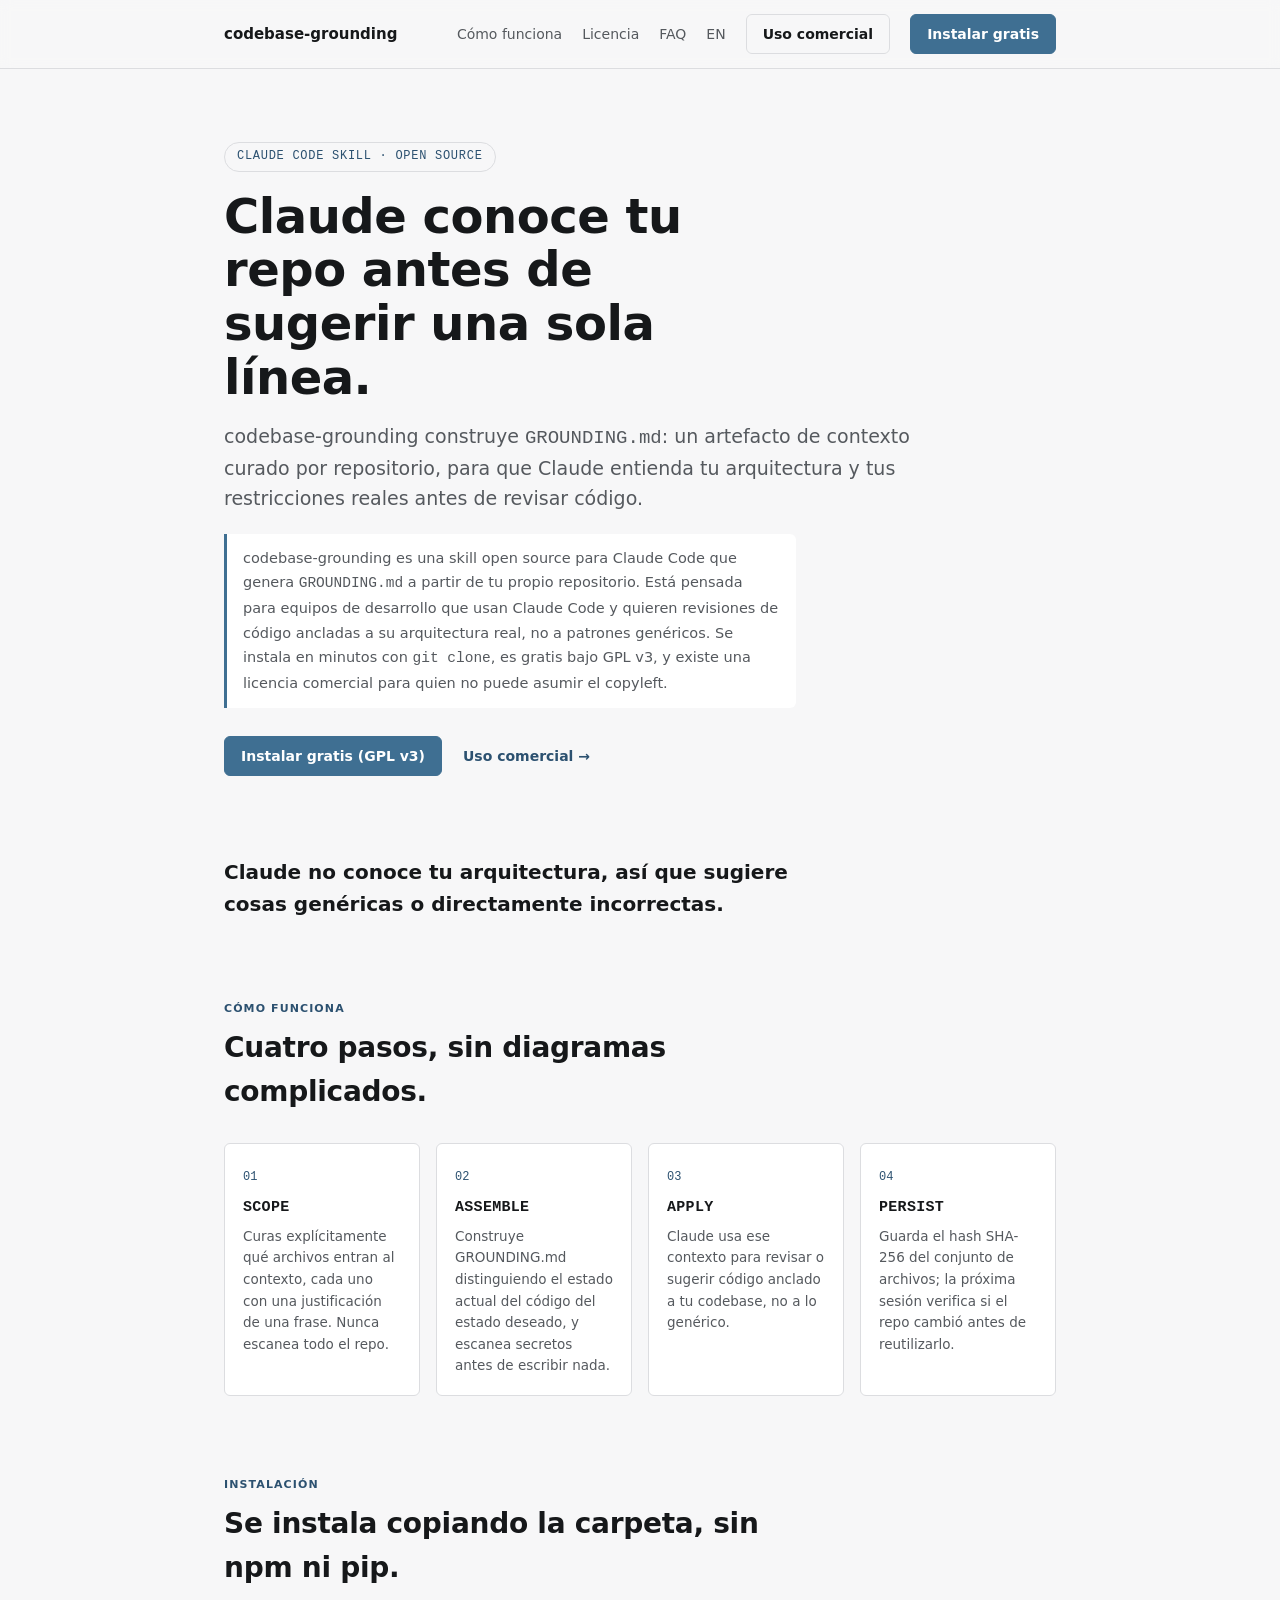
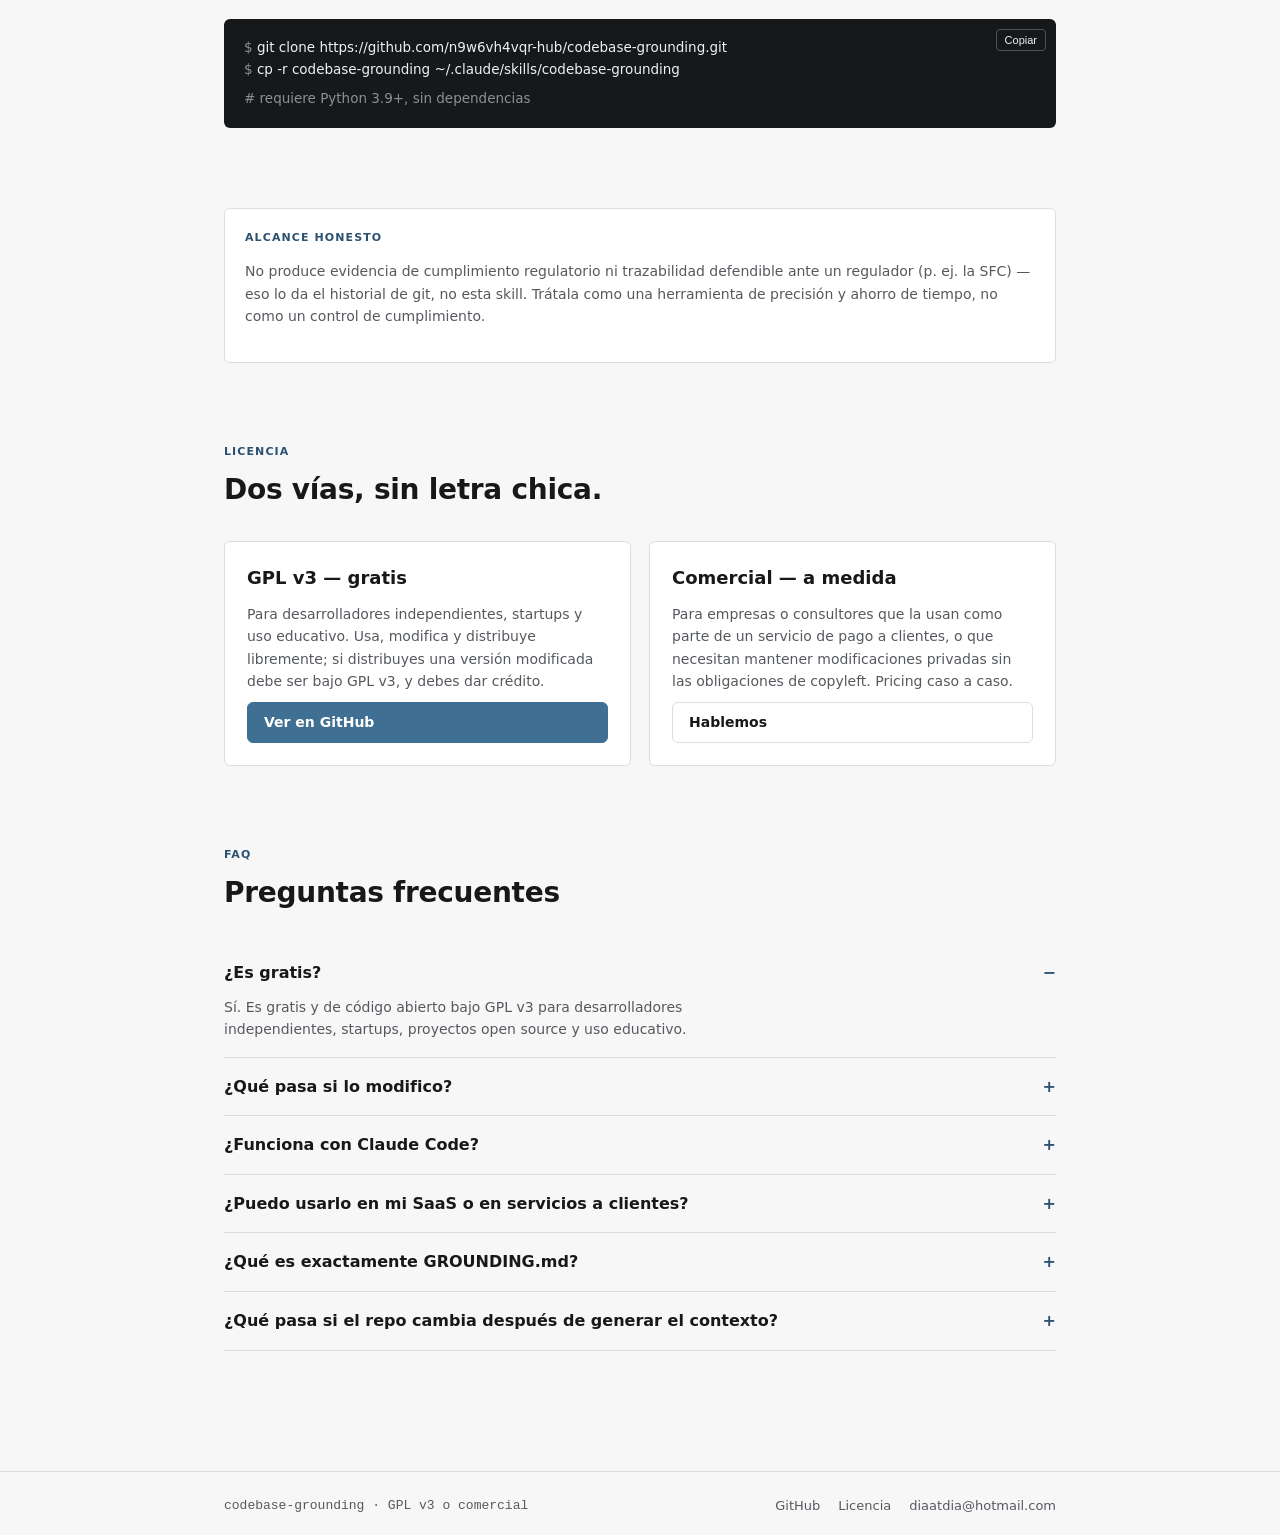
<file: docs/index.html>
<!DOCTYPE html>
<html lang="es">
<head>
<meta charset="utf-8">
<meta name="viewport" content="width=device-width, initial-scale=1">
<title>codebase-grounding — Contexto curado de tu repositorio para Claude Code (GROUNDING.md)</title>
<meta name="description" content="codebase-grounding es una skill open source para Claude Code que construye GROUNDING.md: contexto curado de arquitectura, patrones y restricciones reales de tu repositorio, para que Claude deje de sugerir código genérico. Gratis bajo GPL v3, con licencia comercial disponible.">
<link rel="canonical" href="https://n9w6vh4vqr-hub.github.io/codebase-grounding/">
<link rel="alternate" hreflang="es" href="https://n9w6vh4vqr-hub.github.io/codebase-grounding/">
<link rel="alternate" hreflang="en" href="https://n9w6vh4vqr-hub.github.io/codebase-grounding/en/">
<link rel="alternate" hreflang="x-default" href="https://n9w6vh4vqr-hub.github.io/codebase-grounding/">
<meta property="og:title" content="codebase-grounding — contexto curado de repositorio para Claude Code">
<meta property="og:description" content="Construye GROUNDING.md para que Claude revise código contra tu arquitectura real, no contra patrones genéricos. Gratis (GPL v3) o licencia comercial.">
<meta property="og:type" content="website">
<meta property="og:url" content="https://n9w6vh4vqr-hub.github.io/codebase-grounding/">
<meta name="twitter:card" content="summary_large_image">
<meta name="twitter:title" content="codebase-grounding — contexto curado de repositorio para Claude Code">
<meta name="twitter:description" content="Skill open source de Claude Code: construye GROUNDING.md con arquitectura, patrones y restricciones reales, para revisiones de código ancladas al repo, no genéricas.">
<link rel="stylesheet" href="assets/style.css">
<script type="application/ld+json">
{
  "@context": "https://schema.org",
  "@type": "SoftwareApplication",
  "name": "codebase-grounding",
  "applicationCategory": "DeveloperApplication",
  "operatingSystem": "Any",
  "description": "An open-source Claude Code skill that builds GROUNDING.md, a curated per-repository context artifact covering architecture, patterns and compliance constraints, so Claude reviews code against the real codebase instead of generic patterns.",
  "url": "https://github.com/n9w6vh4vqr-hub/codebase-grounding",
  "license": "https://www.gnu.org/licenses/gpl-3.0.html",
  "offers": [
    {"@type": "Offer", "name": "Open source", "price": "0", "priceCurrency": "USD", "description": "Free under GPL v3 for open use."},
    {"@type": "Offer", "name": "Commercial license", "description": "Case-by-case pricing for companies integrating codebase-grounding into a product or service without GPL v3 copyleft obligations."}
  ]
}
</script>
<script type="application/ld+json">
{
  "@context": "https://schema.org",
  "@type": "FAQPage",
  "mainEntity": [
    {"@type": "Question", "name": "¿Es gratis?", "acceptedAnswer": {"@type": "Answer", "text": "Sí. Es gratis y de código abierto bajo GPL v3 para desarrolladores independientes, startups, proyectos open source y uso educativo."}},
    {"@type": "Question", "name": "¿Qué pasa si lo modifico?", "acceptedAnswer": {"@type": "Answer", "text": "Puedes modificar y distribuir libremente. Si compartes públicamente una versión modificada, debe ir bajo GPL v3, y debes dar crédito. Si esa obligación no te sirve, la licencia comercial la elimina."}},
    {"@type": "Question", "name": "¿Funciona con Claude Code?", "acceptedAnswer": {"@type": "Answer", "text": "Sí, es una skill de Claude Code / Claude, no un paquete de npm ni pip. Se invoca en lenguaje natural dentro de la sesión; el CLI incluido solo requiere Python 3.9+, sin dependencias."}},
    {"@type": "Question", "name": "¿Puedo usarlo en mi SaaS o en servicios a clientes?", "acceptedAnswer": {"@type": "Answer", "text": "Bajo GPL v3, sí, aceptando el copyleft. Si la usas como parte de un servicio de pago a clientes o necesitas mantener modificaciones privadas, la licencia comercial es la vía."}},
    {"@type": "Question", "name": "¿Qué es exactamente GROUNDING.md?", "acceptedAnswer": {"@type": "Answer", "text": "Un artefacto de contexto curado que vive en la raíz del repositorio que describe: arquitectura real, patrones y restricciones, con lista blanca de archivos y hash de vigencia. Nunca transfiere contexto entre proyectos."}},
    {"@type": "Question", "name": "¿Qué pasa si el repo cambia después de generar el contexto?", "acceptedAnswer": {"@type": "Answer", "text": "Cada GROUNDING.md guarda el hash del conjunto de archivos incluidos. Al reutilizarlo, se recalcula y avisa si el repo cambió — sin aceptar a ciegas un contexto desactualizado."}}
  ]
}
</script>
</head>
<body>

<header class="site">
  <nav class="site">
    <a class="brand" href="/codebase-grounding/">codebase-grounding</a>
    <a class="link" href="#how">Cómo funciona</a>
    <a class="link" href="#license">Licencia</a>
    <a class="link" href="#faq">FAQ</a>
    <a class="link" href="/codebase-grounding/en/">EN</a>
    <a class="btn" href="#license">Uso comercial</a>
    <a class="btn btn-primary" href="https://github.com/n9w6vh4vqr-hub/codebase-grounding" target="_blank" rel="noopener">Instalar gratis</a>
  </nav>
</header>

<main>
  <div class="wrap">
    <section class="hero">
      <span class="eyebrow">Claude Code skill · open source</span>
      <h1>Claude conoce tu repo antes de sugerir una sola línea.</h1>
      <p class="subtitle">codebase-grounding construye <code>GROUNDING.md</code>: un artefacto de contexto curado por repositorio, para que Claude entienda tu arquitectura y tus restricciones reales antes de revisar código.</p>
      <p class="summary">codebase-grounding es una skill open source para Claude Code que genera <code>GROUNDING.md</code> a partir de tu propio repositorio. Está pensada para equipos de desarrollo que usan Claude Code y quieren revisiones de código ancladas a su arquitectura real, no a patrones genéricos. Se instala en minutos con <code>git clone</code>, es gratis bajo GPL v3, y existe una licencia comercial para quien no puede asumir el copyleft.</p>
      <div class="cta-row">
        <a class="btn btn-primary" href="https://github.com/n9w6vh4vqr-hub/codebase-grounding" target="_blank" rel="noopener">Instalar gratis (GPL v3)</a>
        <a class="btn btn-ghost" href="#license">Uso comercial →</a>
      </div>
    </section>

    <section>
      <p class="problem-line">Claude no conoce tu arquitectura, así que sugiere cosas genéricas o directamente incorrectas.</p>
    </section>

    <section id="how">
      <h6 class="kicker">Cómo funciona</h6>
      <h2>Cuatro pasos, sin diagramas complicados.</h2>
      <div class="steps">
        <div class="step">
          <span class="num">01</span>
          <h3>SCOPE</h3>
          <p>Curas explícitamente qué archivos entran al contexto, cada uno con una justificación de una frase. Nunca escanea todo el repo.</p>
        </div>
        <div class="step">
          <span class="num">02</span>
          <h3>ASSEMBLE</h3>
          <p>Construye GROUNDING.md distinguiendo el estado actual del código del estado deseado, y escanea secretos antes de escribir nada.</p>
        </div>
        <div class="step">
          <span class="num">03</span>
          <h3>APPLY</h3>
          <p>Claude usa ese contexto para revisar o sugerir código anclado a tu codebase, no a lo genérico.</p>
        </div>
        <div class="step">
          <span class="num">04</span>
          <h3>PERSIST</h3>
          <p>Guarda el hash SHA-256 del conjunto de archivos; la próxima sesión verifica si el repo cambió antes de reutilizarlo.</p>
        </div>
      </div>
    </section>

    <section>
      <h6 class="kicker">Instalación</h6>
      <h2>Se instala copiando la carpeta, sin npm ni pip.</h2>
      <div class="code-block">
        <button class="copy-btn" id="copy-install" type="button" aria-label="Copiar comandos">Copiar</button>
        <div><span class="prompt">$</span> git clone https://github.com/n9w6vh4vqr-hub/codebase-grounding.git</div>
        <div><span class="prompt">$</span> cp -r codebase-grounding ~/.claude/skills/codebase-grounding</div>
        <div class="comment"># requiere Python 3.9+, sin dependencias</div>
      </div>
    </section>

    <section>
      <div class="scope-card">
        <h6 class="kicker">Alcance honesto</h6>
        <p>No produce evidencia de cumplimiento regulatorio ni trazabilidad defendible ante un regulador (p. ej. la SFC) — eso lo da el historial de git, no esta skill. Trátala como una herramienta de precisión y ahorro de tiempo, no como un control de cumplimiento.</p>
      </div>
    </section>

    <section id="license">
      <h6 class="kicker">Licencia</h6>
      <h2>Dos vías, sin letra chica.</h2>
      <div class="license-grid">
        <div class="license-card">
          <h3>GPL v3 — gratis</h3>
          <p>Para desarrolladores independientes, startups y uso educativo. Usa, modifica y distribuye libremente; si distribuyes una versión modificada debe ser bajo GPL v3, y debes dar crédito.</p>
          <a class="btn btn-primary" href="https://github.com/n9w6vh4vqr-hub/codebase-grounding" target="_blank" rel="noopener">Ver en GitHub</a>
        </div>
        <div class="license-card">
          <h3>Comercial — a medida</h3>
          <p>Para empresas o consultores que la usan como parte de un servicio de pago a clientes, o que necesitan mantener modificaciones privadas sin las obligaciones de copyleft. Pricing caso a caso.</p>
          <a class="btn" href="mailto:diaatdia@hotmail.com?subject=codebase-grounding%20licencia%20comercial">Hablemos</a>
        </div>
      </div>
    </section>

    <section id="faq">
      <h6 class="kicker">FAQ</h6>
      <h2>Preguntas frecuentes</h2>

      <details class="faq-item" open>
        <summary>¿Es gratis?</summary>
        <p>Sí. Es gratis y de código abierto bajo GPL v3 para desarrolladores independientes, startups, proyectos open source y uso educativo.</p>
      </details>
      <details class="faq-item">
        <summary>¿Qué pasa si lo modifico?</summary>
        <p>Puedes modificar y distribuir libremente. Si compartes públicamente una versión modificada, debe ir bajo GPL v3, y debes dar crédito. Si esa obligación no te sirve, la licencia comercial la elimina.</p>
      </details>
      <details class="faq-item">
        <summary>¿Funciona con Claude Code?</summary>
        <p>Sí, es una skill de Claude Code / Claude, no un paquete de npm ni pip. Se invoca en lenguaje natural dentro de la sesión; el CLI incluido solo requiere Python 3.9+, sin dependencias.</p>
      </details>
      <details class="faq-item">
        <summary>¿Puedo usarlo en mi SaaS o en servicios a clientes?</summary>
        <p>Bajo GPL v3, sí, aceptando el copyleft. Si la usas como parte de un servicio de pago a clientes o necesitas mantener modificaciones privadas, la licencia comercial es la vía.</p>
      </details>
      <details class="faq-item">
        <summary>¿Qué es exactamente GROUNDING.md?</summary>
        <p>Un artefacto de contexto curado que vive en la raíz del repositorio que describe: arquitectura real, patrones y restricciones, con lista blanca de archivos y hash de vigencia. Nunca transfiere contexto entre proyectos.</p>
      </details>
      <details class="faq-item">
        <summary>¿Qué pasa si el repo cambia después de generar el contexto?</summary>
        <p>Cada GROUNDING.md guarda el hash del conjunto de archivos incluidos. Al reutilizarlo, se recalcula y avisa si el repo cambió — sin aceptar a ciegas un contexto desactualizado.</p>
      </details>
    </section>
  </div>
</main>

<footer class="site">
  <div class="wrap">
    <span class="mono">codebase-grounding · GPL v3 o comercial</span>
    <div class="links">
      <a href="https://github.com/n9w6vh4vqr-hub/codebase-grounding" target="_blank" rel="noopener">GitHub</a>
      <a href="https://www.gnu.org/licenses/gpl-3.0.html" target="_blank" rel="noopener">Licencia</a>
      <a href="mailto:diaatdia@hotmail.com">diaatdia@hotmail.com</a>
    </div>
  </div>
</footer>

<script src="assets/copy.js"></script>
</body>
</html>
</file>
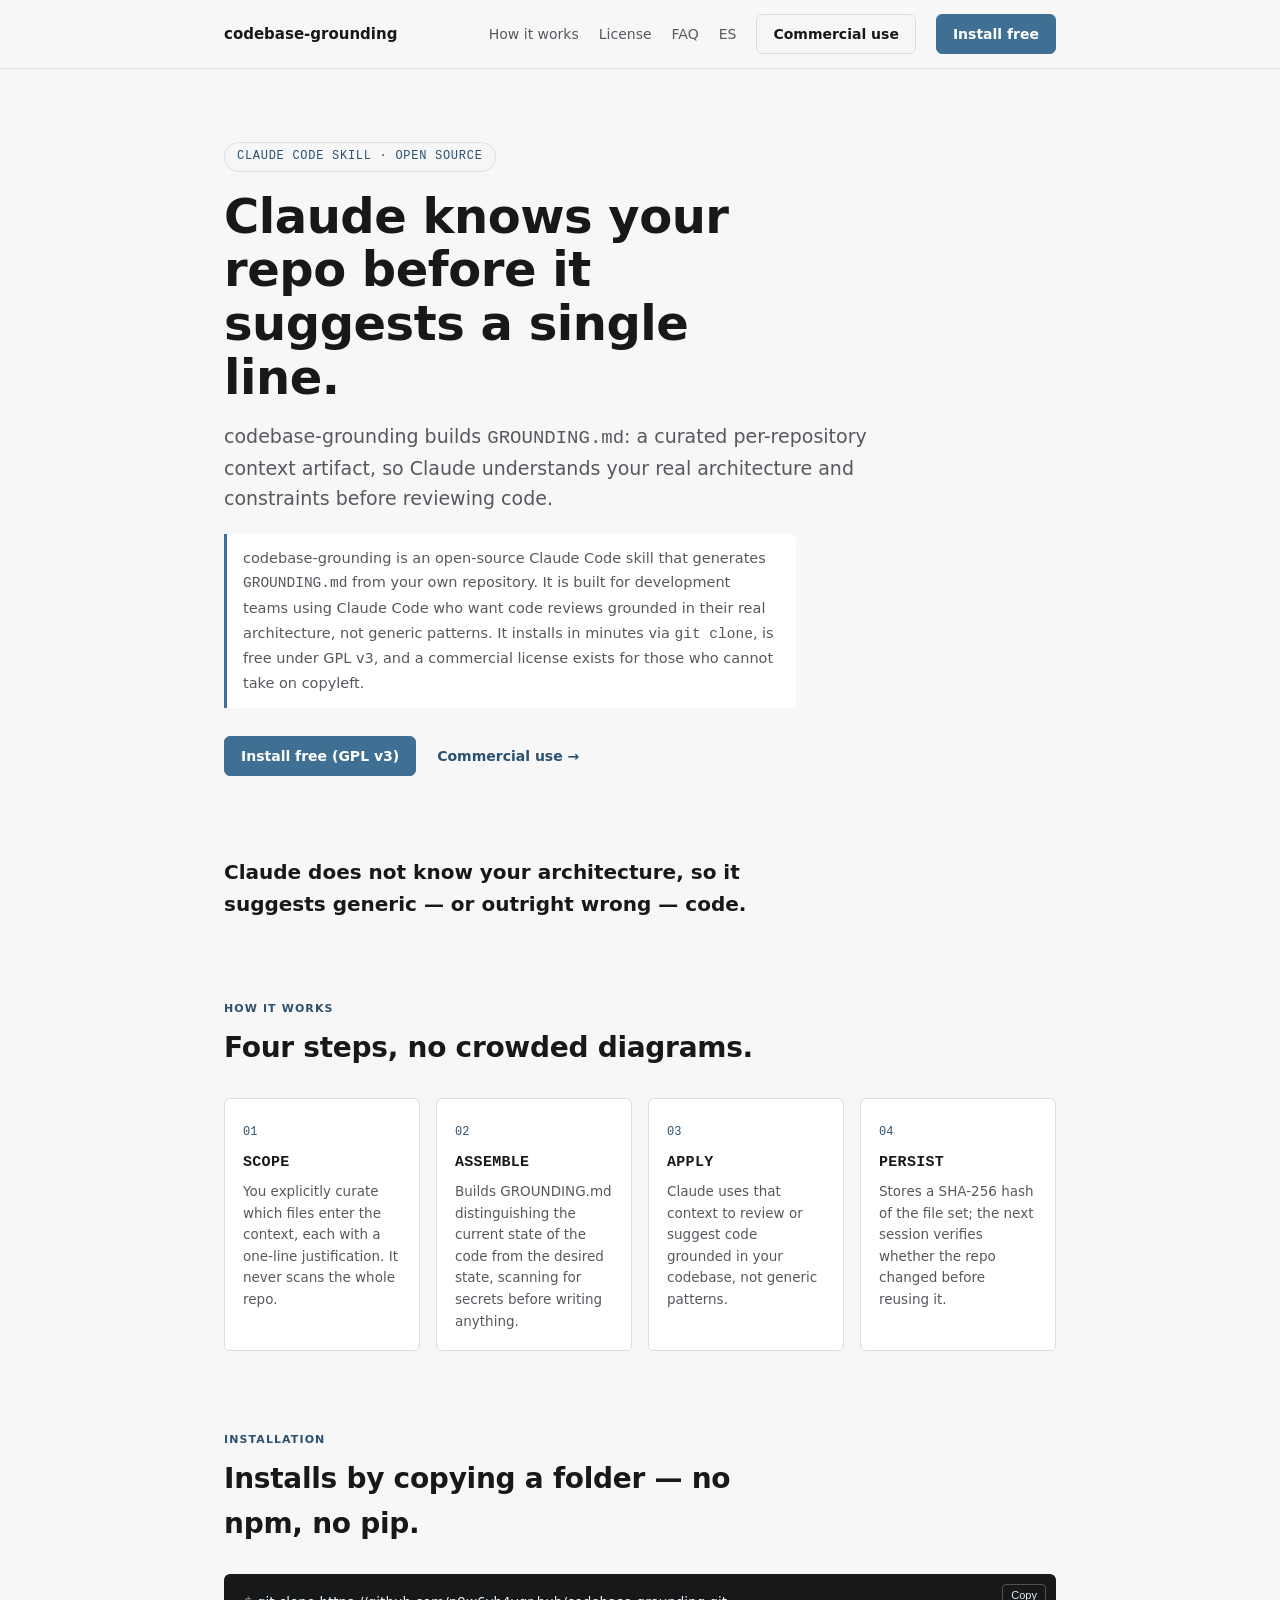
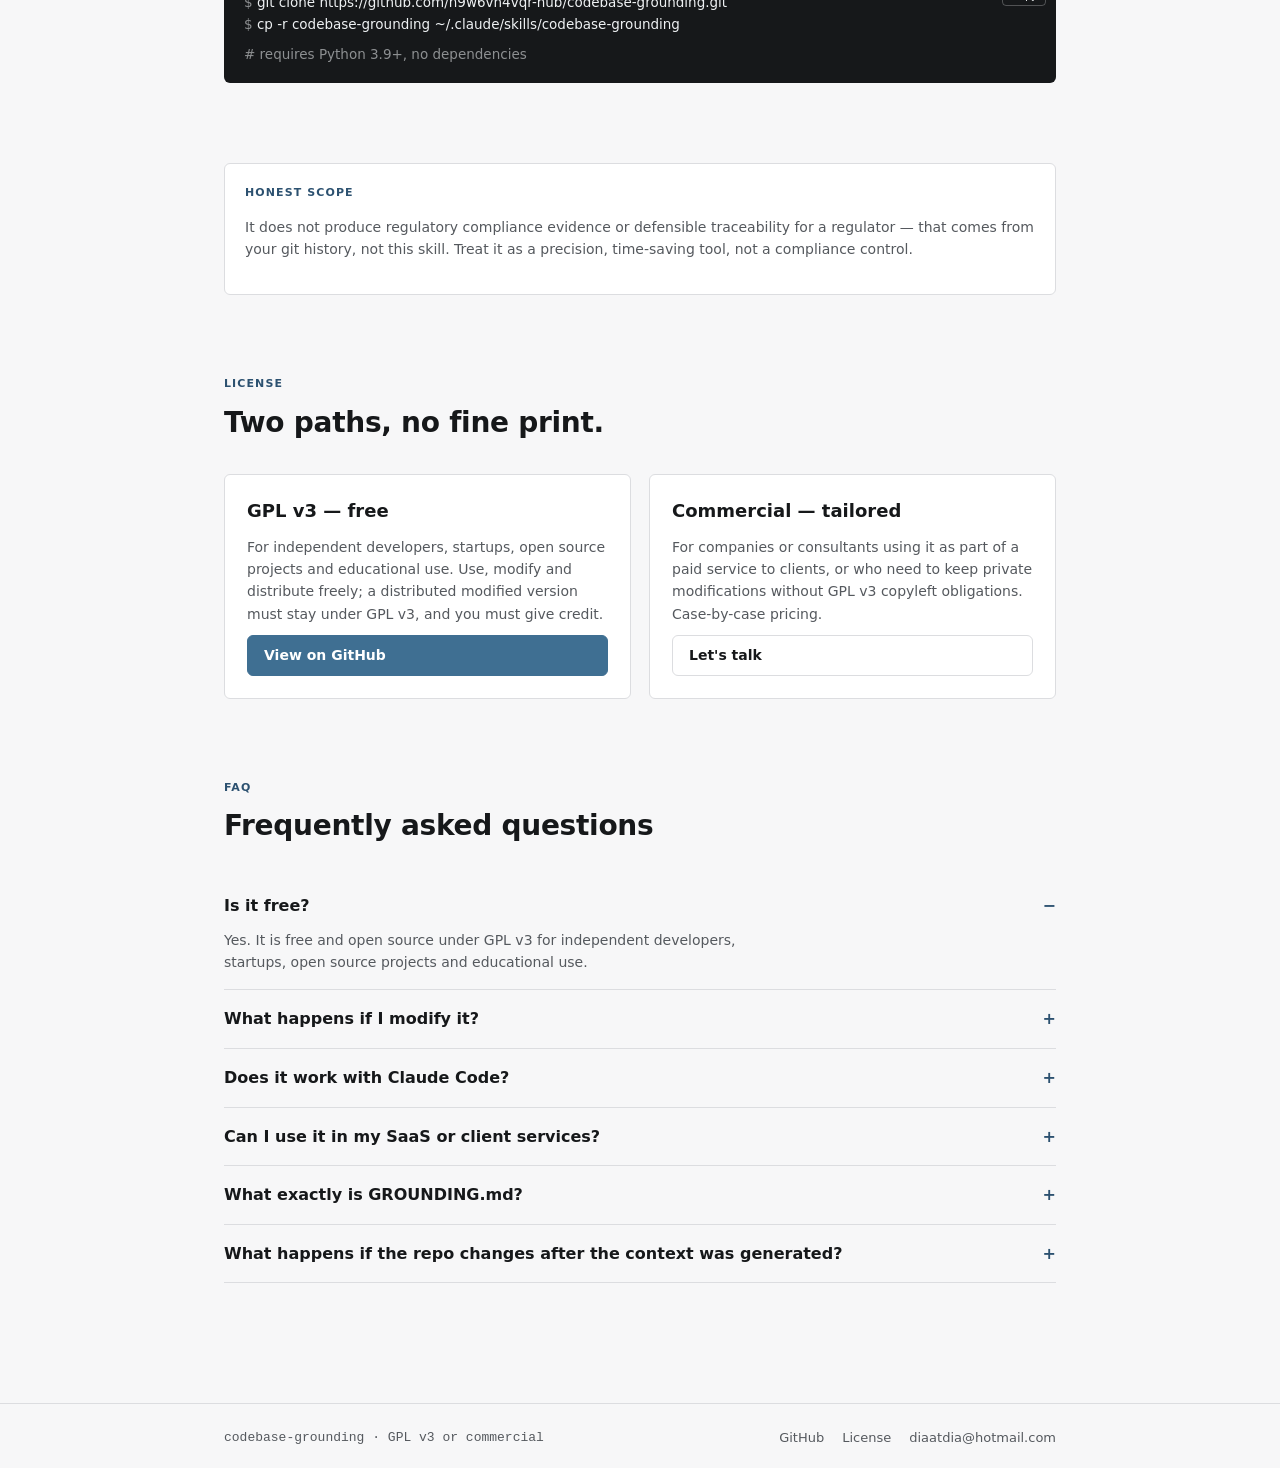
<file: docs/en/index.html>
<!DOCTYPE html>
<html lang="en">
<head>
<meta charset="utf-8">
<meta name="viewport" content="width=device-width, initial-scale=1">
<title>codebase-grounding — Curated codebase context for Claude Code (GROUNDING.md)</title>
<meta name="description" content="codebase-grounding is an open-source Claude Code skill that builds GROUNDING.md, a curated context artifact so Claude understands your real architecture, patterns and constraints before it reviews code. Free under GPL v3, commercial licensing available.">
<link rel="canonical" href="https://n9w6vh4vqr-hub.github.io/codebase-grounding/en/">
<link rel="alternate" hreflang="es" href="https://n9w6vh4vqr-hub.github.io/codebase-grounding/">
<link rel="alternate" hreflang="en" href="https://n9w6vh4vqr-hub.github.io/codebase-grounding/en/">
<link rel="alternate" hreflang="x-default" href="https://n9w6vh4vqr-hub.github.io/codebase-grounding/">
<meta property="og:title" content="codebase-grounding — curated codebase context for Claude Code">
<meta property="og:description" content="Builds GROUNDING.md so Claude reviews code against your real architecture, not generic patterns. Free (GPL v3) or commercial license.">
<meta property="og:type" content="website">
<meta property="og:url" content="https://n9w6vh4vqr-hub.github.io/codebase-grounding/en/">
<meta name="twitter:card" content="summary_large_image">
<meta name="twitter:title" content="codebase-grounding — curated codebase context for Claude Code">
<meta name="twitter:description" content="An open-source Claude Code skill that builds GROUNDING.md: curated architecture, patterns and constraints, so reviews stop being generic.">
<link rel="stylesheet" href="../assets/style.css">
<script type="application/ld+json">
{
  "@context": "https://schema.org",
  "@type": "SoftwareApplication",
  "name": "codebase-grounding",
  "applicationCategory": "DeveloperApplication",
  "operatingSystem": "Any",
  "description": "An open-source Claude Code skill that builds GROUNDING.md, a curated per-repository context artifact covering architecture, patterns and compliance constraints, so Claude reviews code against the real codebase instead of generic patterns.",
  "url": "https://github.com/n9w6vh4vqr-hub/codebase-grounding",
  "license": "https://www.gnu.org/licenses/gpl-3.0.html",
  "offers": [
    {"@type": "Offer", "name": "Open source", "price": "0", "priceCurrency": "USD", "description": "Free under GPL v3 for open use."},
    {"@type": "Offer", "name": "Commercial license", "description": "Case-by-case pricing for companies integrating codebase-grounding into a product or service without GPL v3 copyleft obligations."}
  ]
}
</script>
<script type="application/ld+json">
{
  "@context": "https://schema.org",
  "@type": "FAQPage",
  "mainEntity": [
    {"@type": "Question", "name": "Is codebase-grounding free?", "acceptedAnswer": {"@type": "Answer", "text": "Yes. It is free and open source under GPL v3. You can install and use it with no cost and no paywall."}},
    {"@type": "Question", "name": "What happens if I modify it?", "acceptedAnswer": {"@type": "Answer", "text": "Under GPL v3, modifications you distribute must also be shared under GPL v3. If that copyleft obligation does not work for your product or service, a commercial license removes it."}},
    {"@type": "Question", "name": "Does it work with Claude Code?", "acceptedAnswer": {"@type": "Answer", "text": "Yes, it is built as a Claude Code skill. It runs inside your existing Claude Code workflow and produces a GROUNDING.md file in your repository."}},
    {"@type": "Question", "name": "Can I use it inside my own SaaS product?", "acceptedAnswer": {"@type": "Answer", "text": "Yes, under GPL v3 as long as you accept its copyleft terms. If you want to embed it in a closed-source product or service, use the commercial license instead."}},
    {"@type": "Question", "name": "What exactly is GROUNDING.md?", "acceptedAnswer": {"@type": "Answer", "text": "A curated context artifact that lives at the root of the repository it describes: real architecture, patterns and constraints, with a file whitelist and a staleness hash. It never carries context between projects."}},
    {"@type": "Question", "name": "What happens if the repo changes after the context was generated?", "acceptedAnswer": {"@type": "Answer", "text": "Every GROUNDING.md stores a SHA-256 hash of the included file set. On reuse it is recomputed and flags whether the repo changed, instead of blindly accepting a stale context."}}
  ]
}
</script>
</head>
<body>

<header class="site">
  <nav class="site">
    <a class="brand" href="/codebase-grounding/en/">codebase-grounding</a>
    <a class="link" href="#how">How it works</a>
    <a class="link" href="#license">License</a>
    <a class="link" href="#faq">FAQ</a>
    <a class="link" href="/codebase-grounding/">ES</a>
    <a class="btn" href="#license">Commercial use</a>
    <a class="btn btn-primary" href="https://github.com/n9w6vh4vqr-hub/codebase-grounding" target="_blank" rel="noopener">Install free</a>
  </nav>
</header>

<main>
  <div class="wrap">
    <section class="hero">
      <span class="eyebrow">Claude Code skill · open source</span>
      <h1>Claude knows your repo before it suggests a single line.</h1>
      <p class="subtitle">codebase-grounding builds <code>GROUNDING.md</code>: a curated per-repository context artifact, so Claude understands your real architecture and constraints before reviewing code.</p>
      <p class="summary">codebase-grounding is an open-source Claude Code skill that generates <code>GROUNDING.md</code> from your own repository. It is built for development teams using Claude Code who want code reviews grounded in their real architecture, not generic patterns. It installs in minutes via <code>git clone</code>, is free under GPL v3, and a commercial license exists for those who cannot take on copyleft.</p>
      <div class="cta-row">
        <a class="btn btn-primary" href="https://github.com/n9w6vh4vqr-hub/codebase-grounding" target="_blank" rel="noopener">Install free (GPL v3)</a>
        <a class="btn btn-ghost" href="#license">Commercial use →</a>
      </div>
    </section>

    <section>
      <p class="problem-line">Claude does not know your architecture, so it suggests generic — or outright wrong — code.</p>
    </section>

    <section id="how">
      <h6 class="kicker">How it works</h6>
      <h2>Four steps, no crowded diagrams.</h2>
      <div class="steps">
        <div class="step">
          <span class="num">01</span>
          <h3>SCOPE</h3>
          <p>You explicitly curate which files enter the context, each with a one-line justification. It never scans the whole repo.</p>
        </div>
        <div class="step">
          <span class="num">02</span>
          <h3>ASSEMBLE</h3>
          <p>Builds GROUNDING.md distinguishing the current state of the code from the desired state, scanning for secrets before writing anything.</p>
        </div>
        <div class="step">
          <span class="num">03</span>
          <h3>APPLY</h3>
          <p>Claude uses that context to review or suggest code grounded in your codebase, not generic patterns.</p>
        </div>
        <div class="step">
          <span class="num">04</span>
          <h3>PERSIST</h3>
          <p>Stores a SHA-256 hash of the file set; the next session verifies whether the repo changed before reusing it.</p>
        </div>
      </div>
    </section>

    <section>
      <h6 class="kicker">Installation</h6>
      <h2>Installs by copying a folder — no npm, no pip.</h2>
      <div class="code-block">
        <button class="copy-btn" id="copy-install" type="button" aria-label="Copy commands">Copy</button>
        <div><span class="prompt">$</span> git clone https://github.com/n9w6vh4vqr-hub/codebase-grounding.git</div>
        <div><span class="prompt">$</span> cp -r codebase-grounding ~/.claude/skills/codebase-grounding</div>
        <div class="comment"># requires Python 3.9+, no dependencies</div>
      </div>
    </section>

    <section>
      <div class="scope-card">
        <h6 class="kicker">Honest scope</h6>
        <p>It does not produce regulatory compliance evidence or defensible traceability for a regulator — that comes from your git history, not this skill. Treat it as a precision, time-saving tool, not a compliance control.</p>
      </div>
    </section>

    <section id="license">
      <h6 class="kicker">License</h6>
      <h2>Two paths, no fine print.</h2>
      <div class="license-grid">
        <div class="license-card">
          <h3>GPL v3 — free</h3>
          <p>For independent developers, startups, open source projects and educational use. Use, modify and distribute freely; a distributed modified version must stay under GPL v3, and you must give credit.</p>
          <a class="btn btn-primary" href="https://github.com/n9w6vh4vqr-hub/codebase-grounding" target="_blank" rel="noopener">View on GitHub</a>
        </div>
        <div class="license-card">
          <h3>Commercial — tailored</h3>
          <p>For companies or consultants using it as part of a paid service to clients, or who need to keep private modifications without GPL v3 copyleft obligations. Case-by-case pricing.</p>
          <a class="btn" href="mailto:diaatdia@hotmail.com?subject=codebase-grounding%20commercial%20license">Let's talk</a>
        </div>
      </div>
    </section>

    <section id="faq">
      <h6 class="kicker">FAQ</h6>
      <h2>Frequently asked questions</h2>

      <details class="faq-item" open>
        <summary>Is it free?</summary>
        <p>Yes. It is free and open source under GPL v3 for independent developers, startups, open source projects and educational use.</p>
      </details>
      <details class="faq-item">
        <summary>What happens if I modify it?</summary>
        <p>You can modify and distribute freely. A publicly shared modified version must stay under GPL v3, and you must give credit. If that does not work for you, the commercial license removes it.</p>
      </details>
      <details class="faq-item">
        <summary>Does it work with Claude Code?</summary>
        <p>Yes, it is a Claude Code / Claude skill, not an npm or pip package. It is invoked in natural language inside a session; the included CLI only needs Python 3.9+, no dependencies.</p>
      </details>
      <details class="faq-item">
        <summary>Can I use it in my SaaS or client services?</summary>
        <p>Under GPL v3, yes, accepting the copyleft terms. If you use it as part of a paid service to clients or need to keep private modifications, the commercial license is the path.</p>
      </details>
      <details class="faq-item">
        <summary>What exactly is GROUNDING.md?</summary>
        <p>A curated context artifact that lives at the root of the repository it describes: real architecture, patterns and constraints, with a file whitelist and a staleness hash. It never carries context between projects.</p>
      </details>
      <details class="faq-item">
        <summary>What happens if the repo changes after the context was generated?</summary>
        <p>Every GROUNDING.md stores a hash of the included file set. On reuse, it is recomputed and flags if the repo changed — instead of blindly accepting a stale context.</p>
      </details>
    </section>
  </div>
</main>

<footer class="site">
  <div class="wrap">
    <span class="mono">codebase-grounding · GPL v3 or commercial</span>
    <div class="links">
      <a href="https://github.com/n9w6vh4vqr-hub/codebase-grounding" target="_blank" rel="noopener">GitHub</a>
      <a href="https://www.gnu.org/licenses/gpl-3.0.html" target="_blank" rel="noopener">License</a>
      <a href="mailto:diaatdia@hotmail.com">diaatdia@hotmail.com</a>
    </div>
  </div>
</footer>

<script src="../assets/copy.js"></script>
</body>
</html>
</file>
<file: docs/assets/style.css>
:root {
  --bg: #f7f7f8;
  --surface: #ffffff;
  --text: #16181a;
  --text-muted: #55595e;
  --accent: #3f6f92;
  --accent-strong: #2c5170;
  --border: #dcdde0;
  --code-bg: #16181a;
  --code-text: #eef1f3;
  --radius: 6px;
}

@media (prefers-color-scheme: dark) {
  :root {
    --bg: #101214;
    --surface: #17191c;
    --text: #eceef0;
    --text-muted: #a6acb3;
    --accent: #7fb2da;
    --accent-strong: #a7cbe8;
    --border: #2a2d31;
    --code-bg: #0b0c0d;
    --code-text: #e7eaec;
  }
}

* { box-sizing: border-box; }

html { color-scheme: light dark; }

body {
  margin: 0;
  background: var(--bg);
  color: var(--text);
  font-family: ui-sans-serif, system-ui, -apple-system, "Segoe UI", Roboto, sans-serif;
  font-size: 16px;
  line-height: 1.6;
}

code, pre, .mono { font-family: ui-monospace, SFMono-Regular, "JetBrains Mono", Menlo, Consolas, monospace; }

a { color: var(--accent-strong); }
a:hover { color: var(--accent); }

.wrap { max-width: 880px; margin: 0 auto; padding: 0 24px; }

header.site {
  position: sticky;
  top: 0;
  z-index: 10;
  background: color-mix(in srgb, var(--bg) 88%, transparent);
  backdrop-filter: blur(6px);
  border-bottom: 1px solid var(--border);
}

nav.site {
  max-width: 880px;
  margin: 0 auto;
  padding: 14px 24px;
  display: flex;
  align-items: center;
  gap: 20px;
}

.brand { font-weight: 700; margin-right: auto; text-decoration: none; color: var(--text); font-size: 15px; }
nav.site a.link { color: var(--text-muted); text-decoration: none; font-size: 14px; }
nav.site a.link:hover { color: var(--text); }

.btn {
  display: inline-flex;
  align-items: center;
  gap: 6px;
  padding: 8px 16px;
  border-radius: var(--radius);
  border: 1px solid var(--border);
  text-decoration: none;
  font-size: 14px;
  font-weight: 600;
  color: var(--text);
  background: transparent;
  cursor: pointer;
}
.btn-primary { background: var(--accent); color: #fff; border-color: var(--accent); }
.btn-primary:hover { background: var(--accent-strong); color: #fff; }
.btn-ghost { border-color: transparent; padding-inline: 6px; color: var(--accent-strong); }

main { padding-bottom: 80px; }

.hero { padding: 72px 0 40px; }
.eyebrow {
  display: inline-block;
  font-size: 12px;
  letter-spacing: 0.06em;
  text-transform: uppercase;
  color: var(--accent-strong);
  border: 1px solid var(--border);
  border-radius: 999px;
  padding: 4px 12px;
  font-family: ui-monospace, monospace;
}
h1 {
  font-size: clamp(32px, 5vw, 48px);
  line-height: 1.12;
  margin: 18px 0 16px;
  max-width: 16ch;
  letter-spacing: -0.01em;
}
.subtitle { font-size: 19px; color: var(--text-muted); max-width: 58ch; margin: 0 0 20px; }
.summary {
  font-size: 14.5px;
  line-height: 1.7;
  max-width: 62ch;
  color: var(--text-muted);
  border-left: 3px solid var(--accent);
  padding: 12px 16px;
  margin: 0 0 28px;
  background: var(--surface);
  border-radius: 0 var(--radius) var(--radius) 0;
}
.cta-row { display: flex; align-items: center; gap: 14px; flex-wrap: wrap; }

.lang-note { font-size: 13px; color: var(--text-muted); margin-top: 10px; }

section { padding: 40px 0; }
h6.kicker {
  font-size: 11px;
  letter-spacing: 0.1em;
  text-transform: uppercase;
  color: var(--accent-strong);
  margin: 0 0 8px;
  font-weight: 700;
}
h2 { font-size: 28px; margin: 0 0 28px; max-width: 30ch; letter-spacing: -0.01em; }

.problem-line { font-size: 20px; font-weight: 600; max-width: 44ch; margin: 0; }

.steps { display: grid; grid-template-columns: repeat(4, 1fr); gap: 16px; }
@media (max-width: 720px) { .steps { grid-template-columns: 1fr 1fr; } }
@media (max-width: 480px) { .steps { grid-template-columns: 1fr; } }
.step {
  border: 1px solid var(--border);
  border-radius: var(--radius);
  padding: 18px;
  background: var(--surface);
}
.step .num { font-family: ui-monospace, monospace; font-size: 12px; color: var(--accent-strong); }
.step h3 { font-size: 15px; margin: 8px 0 6px; font-family: ui-monospace, monospace; letter-spacing: 0.02em; }
.step p { font-size: 13.5px; color: var(--text-muted); margin: 0; }

.code-block {
  background: var(--code-bg);
  color: var(--code-text);
  border-radius: var(--radius);
  padding: 18px 20px;
  font-size: 13.5px;
  position: relative;
  overflow-x: auto;
}
.code-block .prompt { opacity: 0.55; user-select: none; }
.code-block .comment { opacity: 0.55; margin-top: 8px; }
.copy-btn {
  position: absolute;
  top: 10px;
  right: 10px;
  background: transparent;
  border: 1px solid rgba(255,255,255,0.25);
  color: var(--code-text);
  border-radius: 4px;
  font-size: 11px;
  padding: 4px 8px;
  cursor: pointer;
}
.copy-btn:hover { background: rgba(255,255,255,0.08); }

.scope-card {
  border: 1px solid var(--border);
  border-radius: var(--radius);
  padding: 20px;
  background: var(--surface);
  font-size: 14px;
  color: var(--text-muted);
}

.license-grid { display: grid; grid-template-columns: 1fr 1fr; gap: 18px; }
@media (max-width: 640px) { .license-grid { grid-template-columns: 1fr; } }
.license-card {
  border: 1px solid var(--border);
  border-radius: var(--radius);
  padding: 22px;
  background: var(--surface);
  display: flex;
  flex-direction: column;
  gap: 10px;
}
.license-card h3 { font-size: 18px; margin: 0; }
.license-card p { font-size: 14px; color: var(--text-muted); margin: 0; flex: 1; }

details.faq-item {
  border-bottom: 1px solid var(--border);
  padding: 16px 0;
}
details.faq-item summary {
  cursor: pointer;
  font-weight: 600;
  font-size: 16px;
  list-style: none;
}
details.faq-item summary::-webkit-details-marker { display: none; }
details.faq-item summary::after { content: "+"; float: right; color: var(--accent-strong); }
details.faq-item[open] summary::after { content: "\2212"; }
details.faq-item p { font-size: 14px; color: var(--text-muted); margin: 10px 0 0; max-width: 60ch; }

footer.site {
  border-top: 1px solid var(--border);
  padding: 24px 0;
}
footer.site .wrap {
  display: flex;
  justify-content: space-between;
  align-items: center;
  flex-wrap: wrap;
  gap: 12px;
  font-size: 13px;
  color: var(--text-muted);
}
footer.site a { color: var(--text-muted); text-decoration: none; }
footer.site a:hover { color: var(--accent-strong); }
footer.site .links { display: flex; gap: 18px; }

:focus-visible { outline: 2px solid var(--accent); outline-offset: 2px; }
</file>
